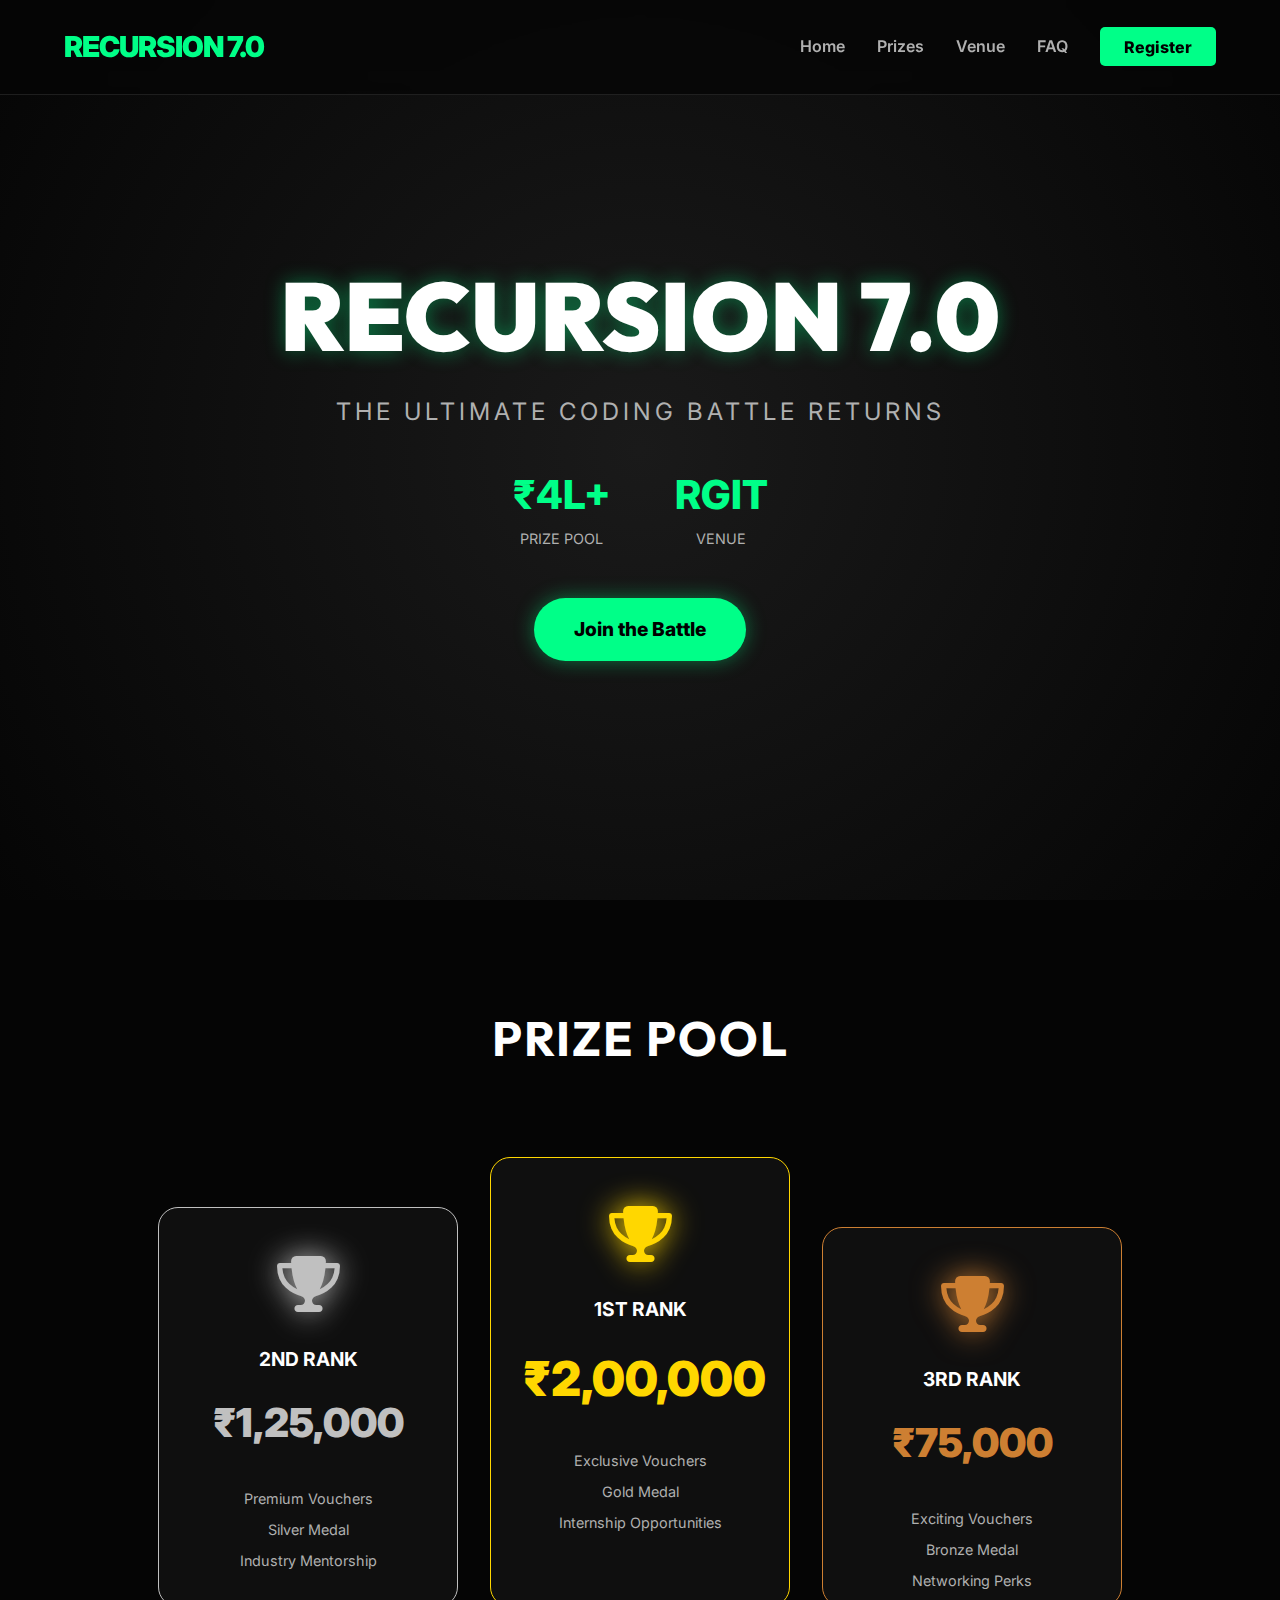
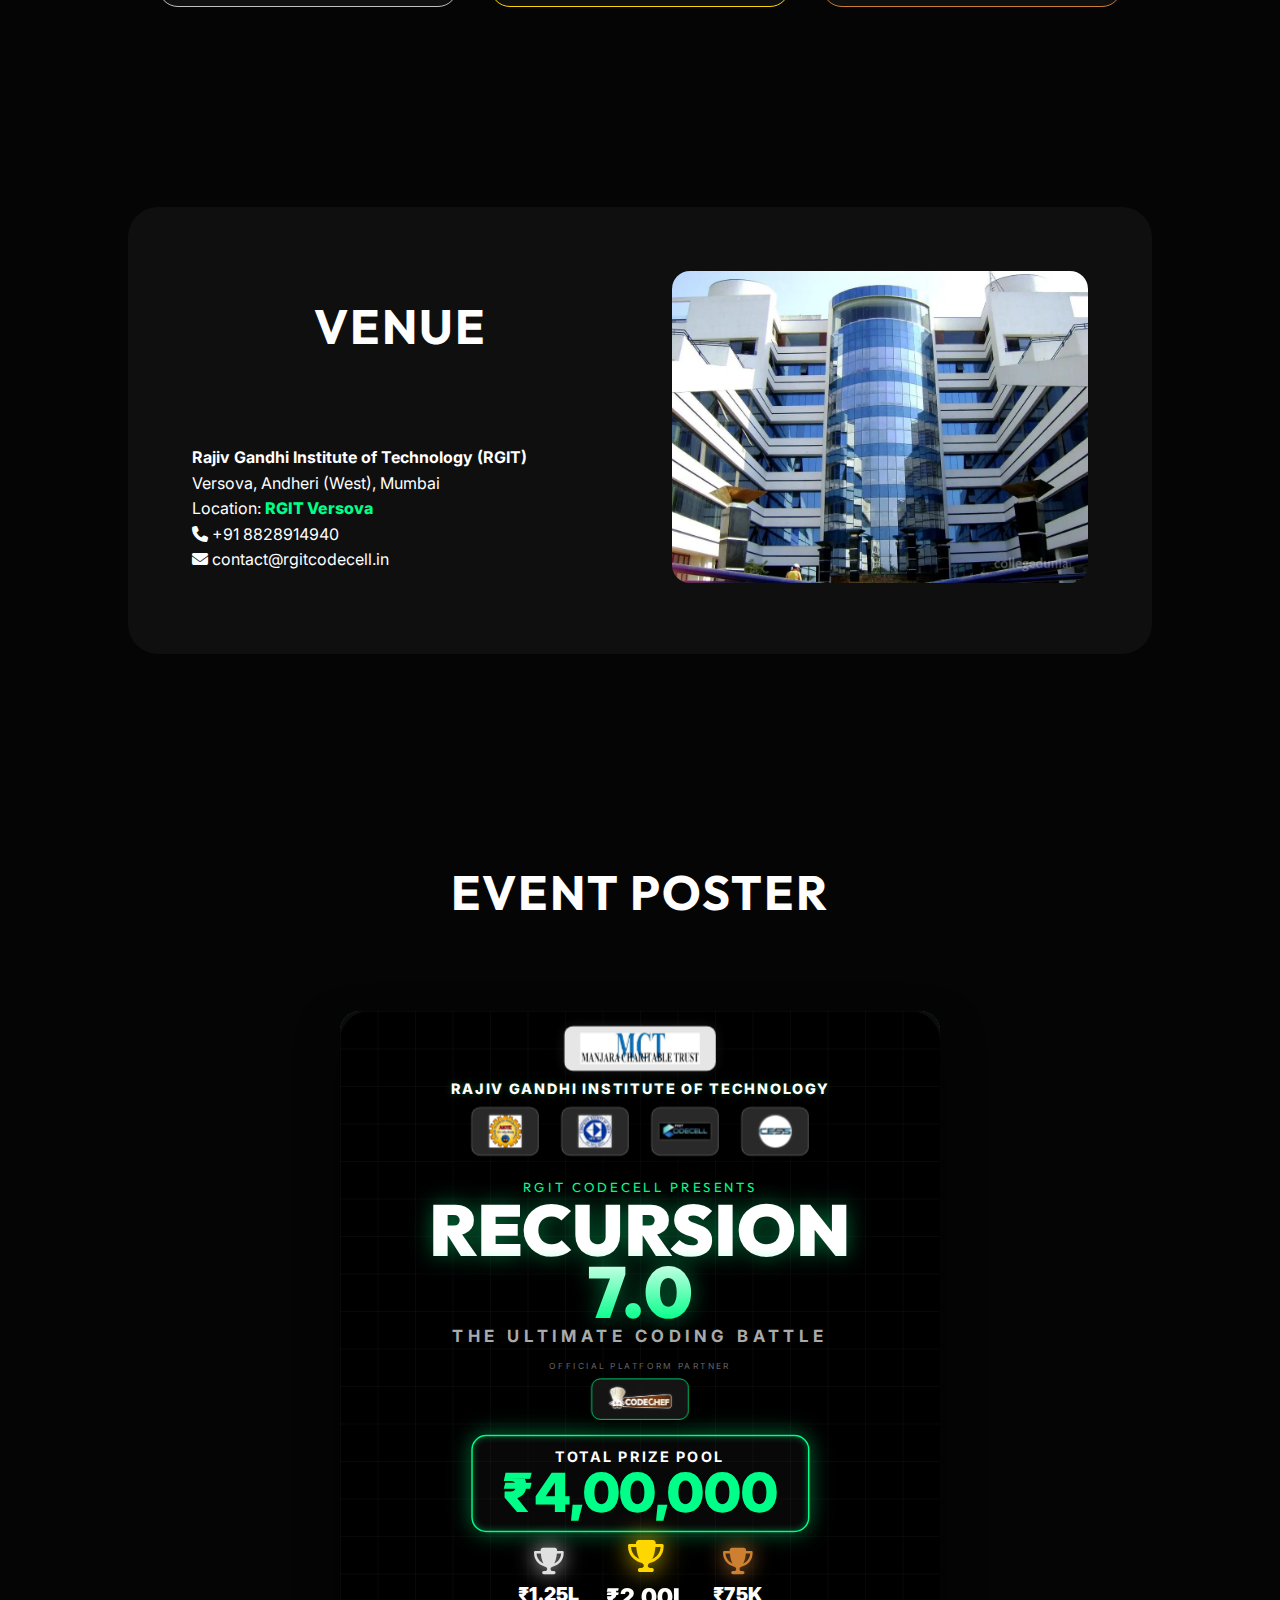
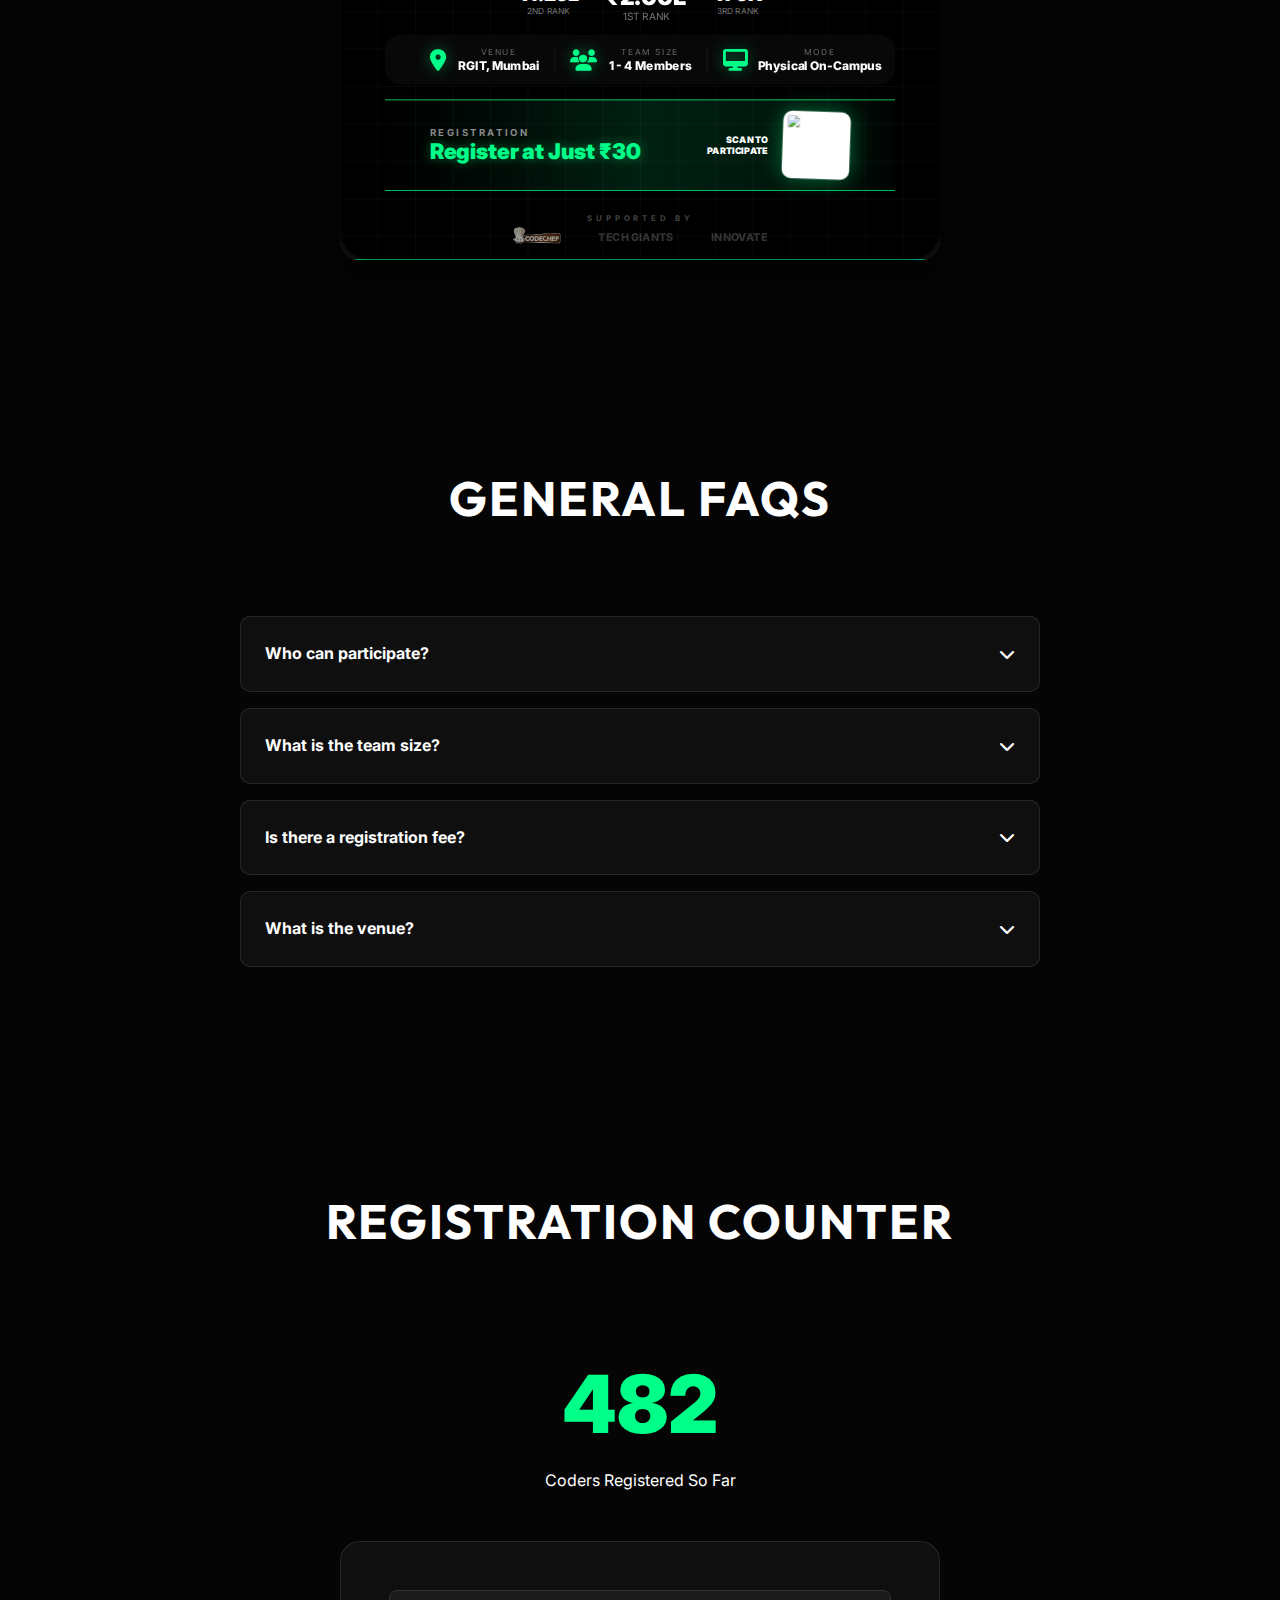
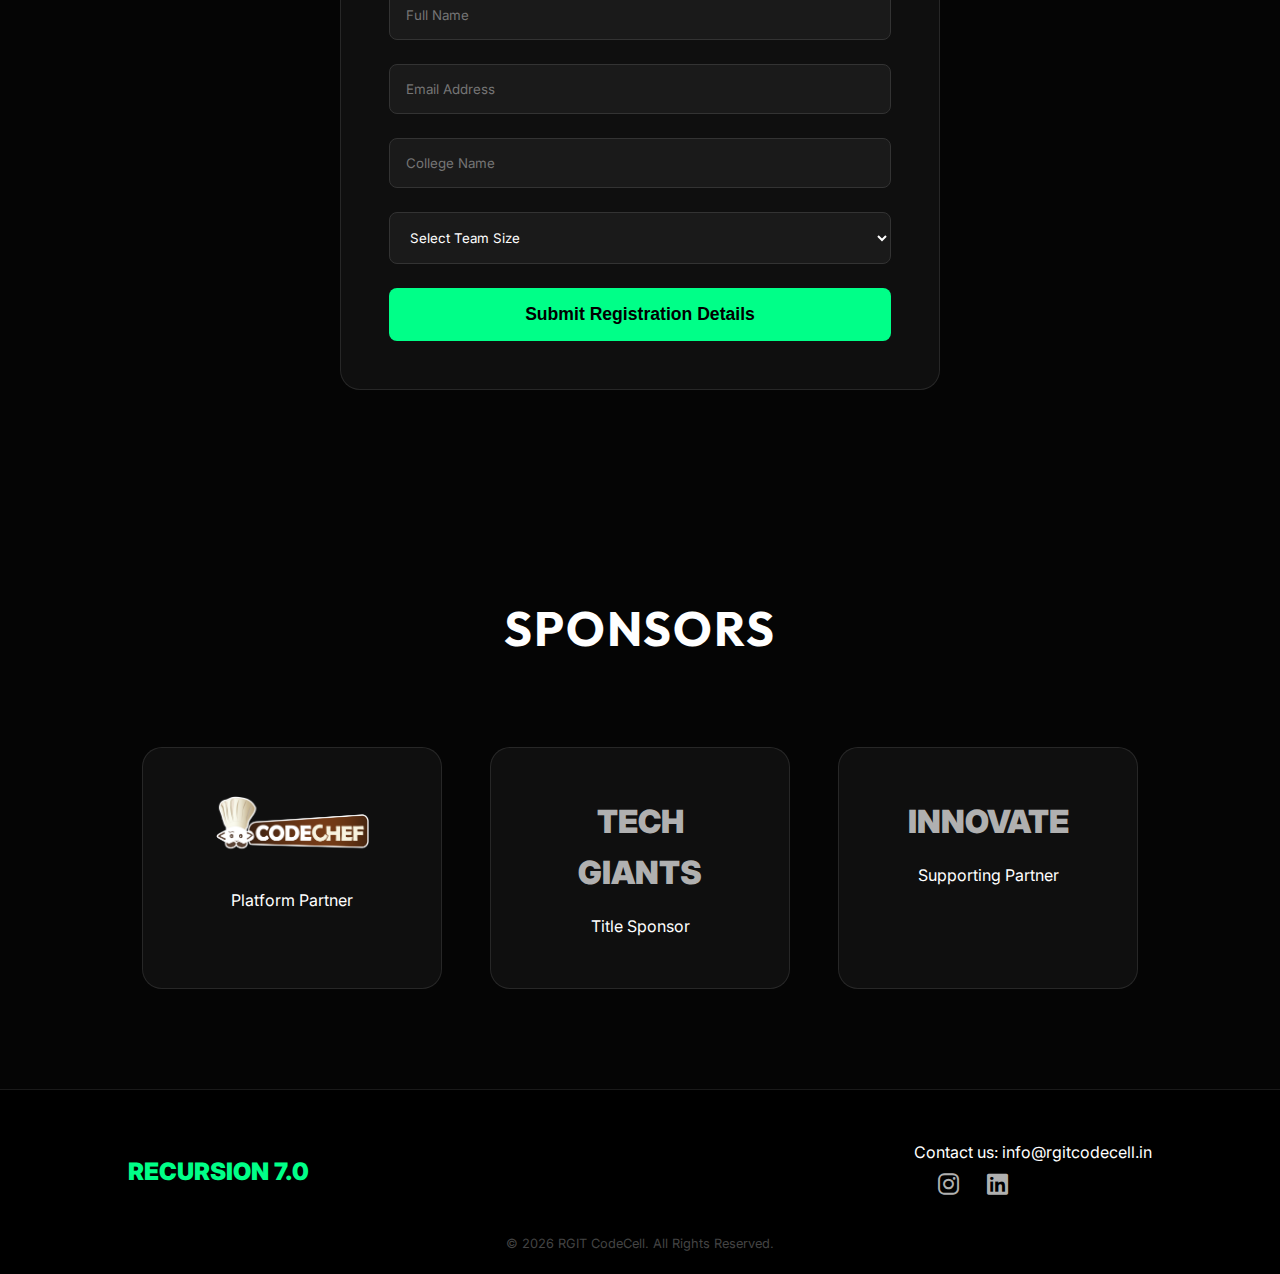
<file: index.html>
<!DOCTYPE html>
<html lang="en">
<head>
    <meta charset="UTF-8">
    <meta name="viewport" content="width=device-width, initial-scale=1.0">
    <title>RECURSION 7.0 | The Ultimate Coding Battle</title>
    <meta name="description" content="Official landing page for Recursion 7.0 at RGIT Versova. Join the ultimate coding battle with a 4 Lakh prize pool!">
    <link rel="stylesheet" href="style.css">
    <link rel="preconnect" href="https://fonts.googleapis.com">
    <link rel="preconnect" href="https://fonts.gstatic.com" crossorigin>
    <link href="https://fonts.googleapis.com/css2?family=Inter:wght@400;600;800&family=Outfit:wght@400;700;900&display=swap" rel="stylesheet">
    <link rel="stylesheet" href="https://cdnjs.cloudflare.com/ajax/libs/font-awesome/6.4.0/css/all.min.css">
</head>
<body>
    <nav class="glass-nav">
        <div class="logo">RECURSION 7.0</div>
        <ul class="nav-links">
            <li><a href="#hero">Home</a></li>
            <li><a href="#prizes">Prizes</a></li>
            <li><a href="#venue">Venue</a></li>
            <li><a href="#faq">FAQ</a></li>
            <li><a href="#register" class="btn-primary">Register</a></li>
        </ul>
    </nav>

    <header id="hero" class="hero">
        <div class="hero-content">
            <h1 class="glitch" data-text="RECURSION 7.0">RECURSION 7.0</h1>
            <p class="tagline">The Ultimate Coding Battle Returns</p>
            <div class="hero-stats">
                <div class="stat-item">
                    <span class="stat-value">₹4L+</span>
                    <span class="stat-label">Prize Pool</span>
                </div>
                <div class="stat-item">
                    <span class="stat-value">RGIT</span>
                    <span class="stat-label">Venue</span>
                </div>
            </div>
            <a href="#register" class="cta-pulse">Join the Battle</a>
        </div>
        <div class="hero-overlay"></div>
    </header>

    <section id="prizes" class="prizes-section">
        <h2 class="section-title">Prize Pool</h2>
        <div class="prize-grid">
            <div class="prize-card silver">
                <i class="fa-solid fa-trophy trophy-icon"></i>
                <div class="rank">2nd Rank</div>
                <div class="amount">₹1,25,000</div>
                <ul class="perks">
                    <li>Premium Vouchers</li>
                    <li>Silver Medal</li>
                    <li>Industry Mentorship</li>
                </ul>
            </div>
            <div class="prize-card gold">
                <i class="fa-solid fa-trophy trophy-icon"></i>
                <div class="rank">1st Rank</div>
                <div class="amount">₹2,00,000</div>
                <ul class="perks">
                    <li>Exclusive Vouchers</li>
                    <li>Gold Medal</li>
                    <li>Internship Opportunities</li>
                </ul>
            </div>
            <div class="prize-card bronze">
                <i class="fa-solid fa-trophy trophy-icon"></i>
                <div class="rank">3rd Rank</div>
                <div class="amount">₹75,000</div>
                <ul class="perks">
                    <li>Exciting Vouchers</li>
                    <li>Bronze Medal</li>
                    <li>Networking Perks</li>
                </ul>
            </div>
        </div>
    </section>

    <section id="venue" class="venue-section">
        <div class="venue-container">
            <div class="venue-info">
                <h2 class="section-title">Venue</h2>
                <p><strong>Rajiv Gandhi Institute of Technology (RGIT)</strong></p>
                <p>Versova, Andheri (West), Mumbai</p>
                <p>Location: <span class="highlight">RGIT Versova</span></p>
                <div class="contact-mini">
                    <p><i class="fas fa-phone"></i> +91 8828914940</p>
                    <p><i class="fas fa-envelope"></i> contact@rgitcodecell.in</p>
                </div>
            </div>
            <div class="venue-map">
                <!-- Map placeholder or visual -->
                <div class="map-placeholder">
                    <img src="venue.png" alt="RGIT Versova Venue" style="width: 100%; height: 100%; object-fit: cover; border-radius: 18px;">
                </div>
            </div>
        </div>
    </section>

    <section id="poster" class="poster-section">
        <h2 class="section-title">Event Poster</h2>
        <div class="poster-container">
            <div class="poster-frame">
                <iframe src="poster.html" class="poster-iframe" frameborder="0"></iframe>
            </div>
        </div>
    </section>

    <section id="faq" class="faq-section">
        <h2 class="section-title">General FAQs</h2>
        <div class="faq-accordion">
            <div class="faq-item">
                <div class="faq-question">Who can participate? <i class="fas fa-chevron-down"></i></div>
                <div class="faq-answer">Any undergraduate or postgraduate student with a passion for coding can participate.</div>
            </div>
            <div class="faq-item">
                <div class="faq-question">What is the team size? <i class="fas fa-chevron-down"></i></div>
                <div class="faq-answer">Teams can consist of 1 to 4 members.</div>
            </div>
            <div class="faq-item">
                <div class="faq-question">Is there a registration fee? <i class="fas fa-chevron-down"></i></div>
                <div class="faq-answer">Please refer to the registration form for the latest details on entry fees.</div>
            </div>
            <div class="faq-item">
                <div class="faq-question">What is the venue? <i class="fas fa-chevron-down"></i></div>
                <div class="faq-answer">The event will be held physically at RGIT Versova, Mumbai.</div>
            </div>
        </div>
    </section>

    <section id="register" class="register-section">
        <h2 class="section-title">Registration Counter</h2>
        <div class="counter-box">
            <span id="reg-count">482</span>
            <p>Coders Registered So Far</p>
        </div>
        <div class="form-container">
            <form id="registration-form">
                <div class="form-group">
                    <input type="text" placeholder="Full Name" required>
                </div>
                <div class="form-group">
                    <input type="email" placeholder="Email Address" required>
                </div>
                <div class="form-group">
                    <input type="text" placeholder="College Name" required>
                </div>
                <div class="form-group">
                    <select required>
                        <option value="" disabled selected>Select Team Size</option>
                        <option value="1">Solo</option>
                        <option value="2">Duo (2 Members)</option>
                        <option value="3">Trio (3 Members)</option>
                        <option value="4">Quartet (4 Members)</option>
                    </select>
                </div>
                <button type="submit" class="btn-submit">Submit Registration Details</button>
            </form>
        </div>
    </section>

    <section id="sponsors" class="sponsors-section">
        <h2 class="section-title">Sponsors</h2>
        <div class="sponsor-grid">
            <div class="sponsor-card platinum">
                <img src="codechef.png" alt="CodeChef" class="sponsor-logo">
                <p>Platform Partner</p>
            </div>
            <div class="sponsor-card platinum">
                <div class="sponsor-logo-placeholder">TECH GIANTS</div>
                <p>Title Sponsor</p>
            </div>
            <div class="sponsor-card platinum">
                <div class="sponsor-logo-placeholder">INNOVATE</div>
                <p>Supporting Partner</p>
            </div>
        </div>
    </section>

    <footer>
        <div class="footer-content">
            <div class="footer-logo">RECURSION 7.0</div>
            <div class="footer-contact">
                <p>Contact us: info@rgitcodecell.in</p>
                <div class="social-links">
                    <a href="https://www.instagram.com/rgitcess?igsh=MXB1dWU4Z3hpMGxt" target="_blank"><i class="fab fa-instagram"></i></a>
                    <a href="https://www.linkedin.com/company/cess-computer-engineering-students-society/" target="_blank"><i class="fab fa-linkedin"></i></a>
                </div>
            </div>
        </div>
        <div class="footer-bottom">
            &copy; 2026 RGIT CodeCell. All Rights Reserved.
        </div>
    </footer>

    <script src="script.js"></script>
</body>
</html>
</file>
<file: style.css>
:root {
    --bg-dark: #050505;
    --bg-card: #0f0f0f;
    --accent: #00ff88;
    --accent-glow: rgba(0, 255, 136, 0.4);
    --gold: #ffd700;
    --silver: #c0c0c0;
    --bronze: #cd7f32;
    --text-primary: #ffffff;
    --text-secondary: #b0b0b0;
    --glass: rgba(255, 255, 255, 0.05);
    --glass-border: rgba(255, 255, 255, 0.1);
}

* {
    margin: 0;
    padding: 0;
    box-sizing: border-box;
}

body {
    font-family: 'Inter', sans-serif;
    background-color: var(--bg-dark);
    color: var(--text-primary);
    line-height: 1.6;
    overflow-x: hidden;
}

h1, h2, h3 {
    font-family: 'Outfit', sans-serif;
}

/* Nav Styles */
.glass-nav {
    position: fixed;
    top: 0;
    width: 100%;
    padding: 1.5rem 5%;
    display: flex;
    justify-content: space-between;
    align-items: center;
    background: rgba(5, 5, 5, 0.8);
    backdrop-filter: blur(10px);
    z-index: 1000;
    border-bottom: 1px solid var(--glass-border);
}

.logo {
    font-size: 1.8rem;
    font-weight: 900;
    color: var(--accent);
    letter-spacing: -1px;
}

.nav-links {
    display: flex;
    list-style: none;
    gap: 2rem;
    align-items: center;
}

.nav-links a {
    text-decoration: none;
    color: var(--text-secondary);
    font-weight: 600;
    transition: 0.3s;
}

.nav-links a:hover {
    color: var(--accent);
}

.btn-primary {
    background: var(--accent);
    color: black !important;
    padding: 0.6rem 1.5rem;
    border-radius: 5px;
    font-weight: 800 !important;
}

/* Hero Section */
.hero {
    height: 100vh;
    display: flex;
    align-items: center;
    justify-content: center;
    text-align: center;
    position: relative;
    background: radial-gradient(circle at center, #1a1a1a 0%, #050505 100%);
}

.hero-content {
    z-index: 2;
}

.glitch {
    font-size: 6rem;
    font-weight: 900;
    position: relative;
    color: white;
    text-shadow: 0 0 20px var(--accent-glow);
}

.tagline {
    font-size: 1.5rem;
    color: var(--text-secondary);
    margin-bottom: 2rem;
    text-transform: uppercase;
    letter-spacing: 4px;
}

.hero-stats {
    display: flex;
    gap: 4rem;
    justify-content: center;
    margin-bottom: 3rem;
}

.stat-item {
    display: flex;
    flex-direction: column;
}

.stat-value {
    font-size: 2.5rem;
    font-weight: 800;
    color: var(--accent);
}

.stat-label {
    font-size: 0.9rem;
    text-transform: uppercase;
    color: var(--text-secondary);
}

.cta-pulse {
    background: var(--accent);
    color: black;
    padding: 1rem 2.5rem;
    text-decoration: none;
    font-weight: 800;
    border-radius: 50px;
    font-size: 1.2rem;
    box-shadow: 0 0 20px var(--accent-glow);
    animation: pulse 2s infinite;
    display: inline-block;
}

@keyframes pulse {
    0% { transform: scale(1); box-shadow: 0 0 0 0 rgba(0, 255, 136, 0.7); }
    70% { transform: scale(1.05); box-shadow: 0 0 0 20px rgba(0, 255, 136, 0); }
    100% { transform: scale(1); box-shadow: 0 0 0 0 rgba(0, 255, 136, 0); }
}

/* Section Common */
section {
    padding: 100px 10%;
}

.section-title {
    font-size: 3rem;
    text-align: center;
    margin-bottom: 80px;
    text-transform: uppercase;
    letter-spacing: 2px;
}

/* Prizes */
.prize-grid {
    display: flex;
    justify-content: center;
    align-items: flex-end;
    gap: 2rem;
}

.trophy-icon {
    font-size: 3.5rem;
    margin-bottom: 2rem;
    display: block;
    filter: drop-shadow(0 0 10px rgba(255, 255, 255, 0.2));
}

.prize-card.gold .trophy-icon { color: var(--gold); filter: drop-shadow(0 0 15px var(--gold)); }
.prize-card.silver .trophy-icon { color: var(--silver); filter: drop-shadow(0 0 15px var(--silver)); }
.prize-card.bronze .trophy-icon { color: var(--bronze); filter: drop-shadow(0 0 15px var(--bronze)); }

.prize-card {
    background: var(--bg-card);
    padding: 3rem 2rem;
    border-radius: 20px;
    text-align: center;
    border: 1px solid var(--glass-border);
    transition: 0.4s;
    width: 300px;
}

.prize-card:hover {
    transform: translateY(-10px);
    border-color: var(--accent);
    box-shadow: 0 10px 30px rgba(0, 255, 136, 0.1);
}

.prize-card.gold {
    height: 450px;
    border-color: var(--gold);
}

.prize-card.gold .amount {
    color: var(--gold);
    font-size: 3rem;
}

.prize-card.silver {
    height: 400px;
    border-color: var(--silver);
}

.prize-card.silver .amount {
    color: var(--silver);
}

.prize-card.bronze {
    height: 380px;
    border-color: var(--bronze);
}

.prize-card.bronze .amount {
    color: var(--bronze);
}

.rank {
    font-size: 1.2rem;
    text-transform: uppercase;
    font-weight: 700;
    margin-bottom: 1rem;
}

.amount {
    font-size: 2.5rem;
    font-weight: 900;
    margin-bottom: 2rem;
}

.perks {
    list-style: none;
    color: var(--text-secondary);
    font-size: 0.9rem;
}

.perks li {
    margin-bottom: 0.5rem;
}

/* Venue */
.venue-container {
    display: grid;
    grid-template-columns: 1fr 1fr;
    gap: 4rem;
    align-items: center;
    background: var(--bg-card);
    padding: 4rem;
    border-radius: 30px;
}

.highlight {
    color: var(--accent);
    font-weight: 800;
}

.venue-img {
    width: 100%;
    height: 300px;
    object-fit: cover;
    border-radius: 20px;
    border: 1px solid var(--glass-border);
}

/* FAQ */
.faq-accordion {
    max-width: 800px;
    margin: 0 auto;
}

.faq-item {
    background: var(--bg-card);
    margin-bottom: 1rem;
    border-radius: 10px;
    overflow: hidden;
    border: 1px solid var(--glass-border);
}

.faq-question {
    padding: 1.5rem;
    cursor: pointer;
    display: flex;
    justify-content: space-between;
    align-items: center;
    font-weight: 700;
    transition: 0.3s;
}

.faq-question:hover {
    background: var(--glass);
}

.faq-answer {
    padding: 0 1.5rem;
    max-height: 0;
    overflow: hidden;
    transition: 0.3s ease-out;
    color: var(--text-secondary);
}

.faq-item.active .faq-answer {
    padding: 0 1.5rem 1.5rem;
    max-height: 200px;
}

.faq-item.active .faq-question i {
    transform: rotate(180deg);
}

/* Register */
.counter-box {
    text-align: center;
    margin-bottom: 3rem;
}

#reg-count {
    font-size: 5rem;
    font-weight: 900;
    color: var(--accent);
    display: block;
}

.form-container {
    max-width: 600px;
    margin: 0 auto;
    background: var(--bg-card);
    padding: 3rem;
    border-radius: 20px;
    border: 1px solid var(--glass-border);
}

.form-group {
    margin-bottom: 1.5rem;
}

input, select {
    width: 100%;
    padding: 1rem;
    background: #1a1a1a;
    border: 1px solid #333;
    border-radius: 8px;
    color: white;
    font-family: inherit;
}

input:focus {
    outline: none;
    border-color: var(--accent);
}

.btn-submit {
    width: 100%;
    padding: 1rem;
    background: var(--accent);
    border: none;
    border-radius: 8px;
    font-weight: 800;
    font-size: 1.1rem;
    cursor: pointer;
    transition: 0.3s;
}

.btn-submit:hover {
    transform: scale(1.02);
    box-shadow: 0 10px 20px var(--accent-glow);
}

/* Sponsors */
.sponsor-grid {
    display: flex;
    justify-content: center;
    gap: 3rem;
    flex-wrap: wrap;
}

.sponsor-card {
    background: var(--bg-card);
    padding: 3rem;
    border-radius: 20px;
    text-align: center;
    width: 300px;
    border: 1px solid var(--glass-border);
}

.sponsor-logo-placeholder {
    font-size: 2rem;
    font-weight: 900;
    margin-bottom: 1rem;
    color: var(--text-secondary);
}

.sponsor-logo {
    max-width: 100%;
    height: 50px;
    object-fit: contain;
    margin-bottom: 1.5rem;
    filter: brightness(1); /* Original colors for CodeChef */
}

.sponsor-logo {
    max-width: 100%;
    height: 60px;
    object-fit: contain;
    margin-bottom: 1.5rem;
    filter: none; /* Removed to show original logo colors and detail */
}

/* Poster */
.poster-frame {
    max-width: 600px;
    margin: 0 auto;
    padding: 0; /* Remove padding to avoid double borders */
    background: linear-gradient(45deg, var(--accent), #00d2ff);
    border-radius: 20px;
    box-shadow: 0 20px 40px rgba(0, 0, 0, 0.5);
    overflow: hidden;
    position: relative;
    aspect-ratio: 1 / 1.414; /* A4 aspect ratio */
}

.poster-iframe {
    width: 133.33%; /* Scale up since we'll scale back down with transform */
    height: 133.33%;
    border: none;
    position: absolute;
    top: 0;
    left: 0;
    transform: scale(0.75);
    transform-origin: top left;
    background: var(--bg-dark);
}

/* Footer */
footer {
    padding: 50px 10% 20px;
    background: #000;
    border-top: 1px solid var(--glass-border);
}

.footer-content {
    display: flex;
    justify-content: space-between;
    align-items: center;
    margin-bottom: 30px;
}

.footer-logo {
    font-size: 1.5rem;
    font-weight: 900;
    color: var(--accent);
}

.social-links a {
    color: var(--text-secondary);
    font-size: 1.5rem;
    margin-left: 1.5rem;
    transition: 0.3s;
}

.social-links a:hover {
    color: var(--accent);
}

.footer-bottom {
    text-align: center;
    color: #444;
    font-size: 0.8rem;
}

/* Responsive */
@media (max-width: 1024px) {
    .prize-grid {
        flex-direction: column;
        align-items: center;
        gap: 3rem;
    }
    .prize-card {
        height: auto !important;
        width: 100%;
        max-width: 400px;
    }
    .venue-container {
        grid-template-columns: 1fr;
    }
}

@media (max-width: 768px) {
    .glitch { font-size: 3.5rem; }
    .hero-stats { flex-direction: column; gap: 1.5rem; }
    .nav-links { display: none; }
}
</file>
